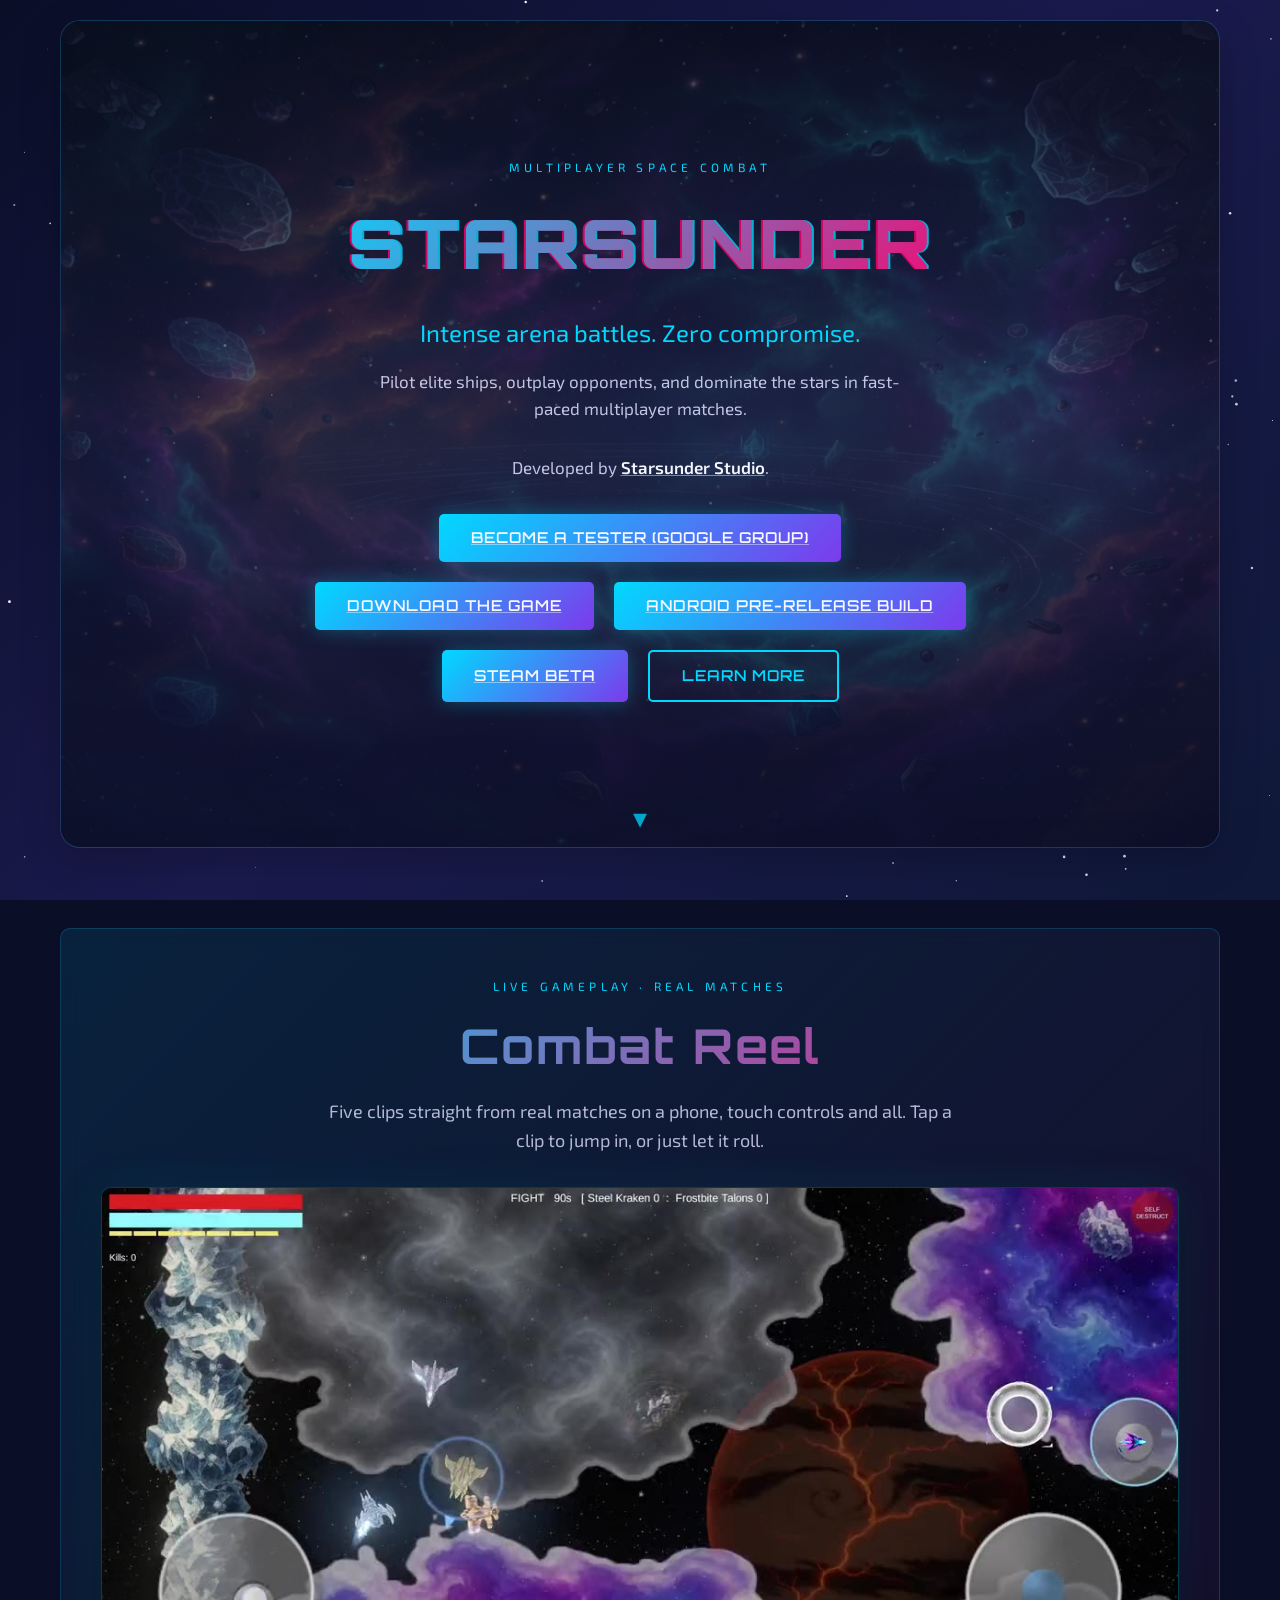
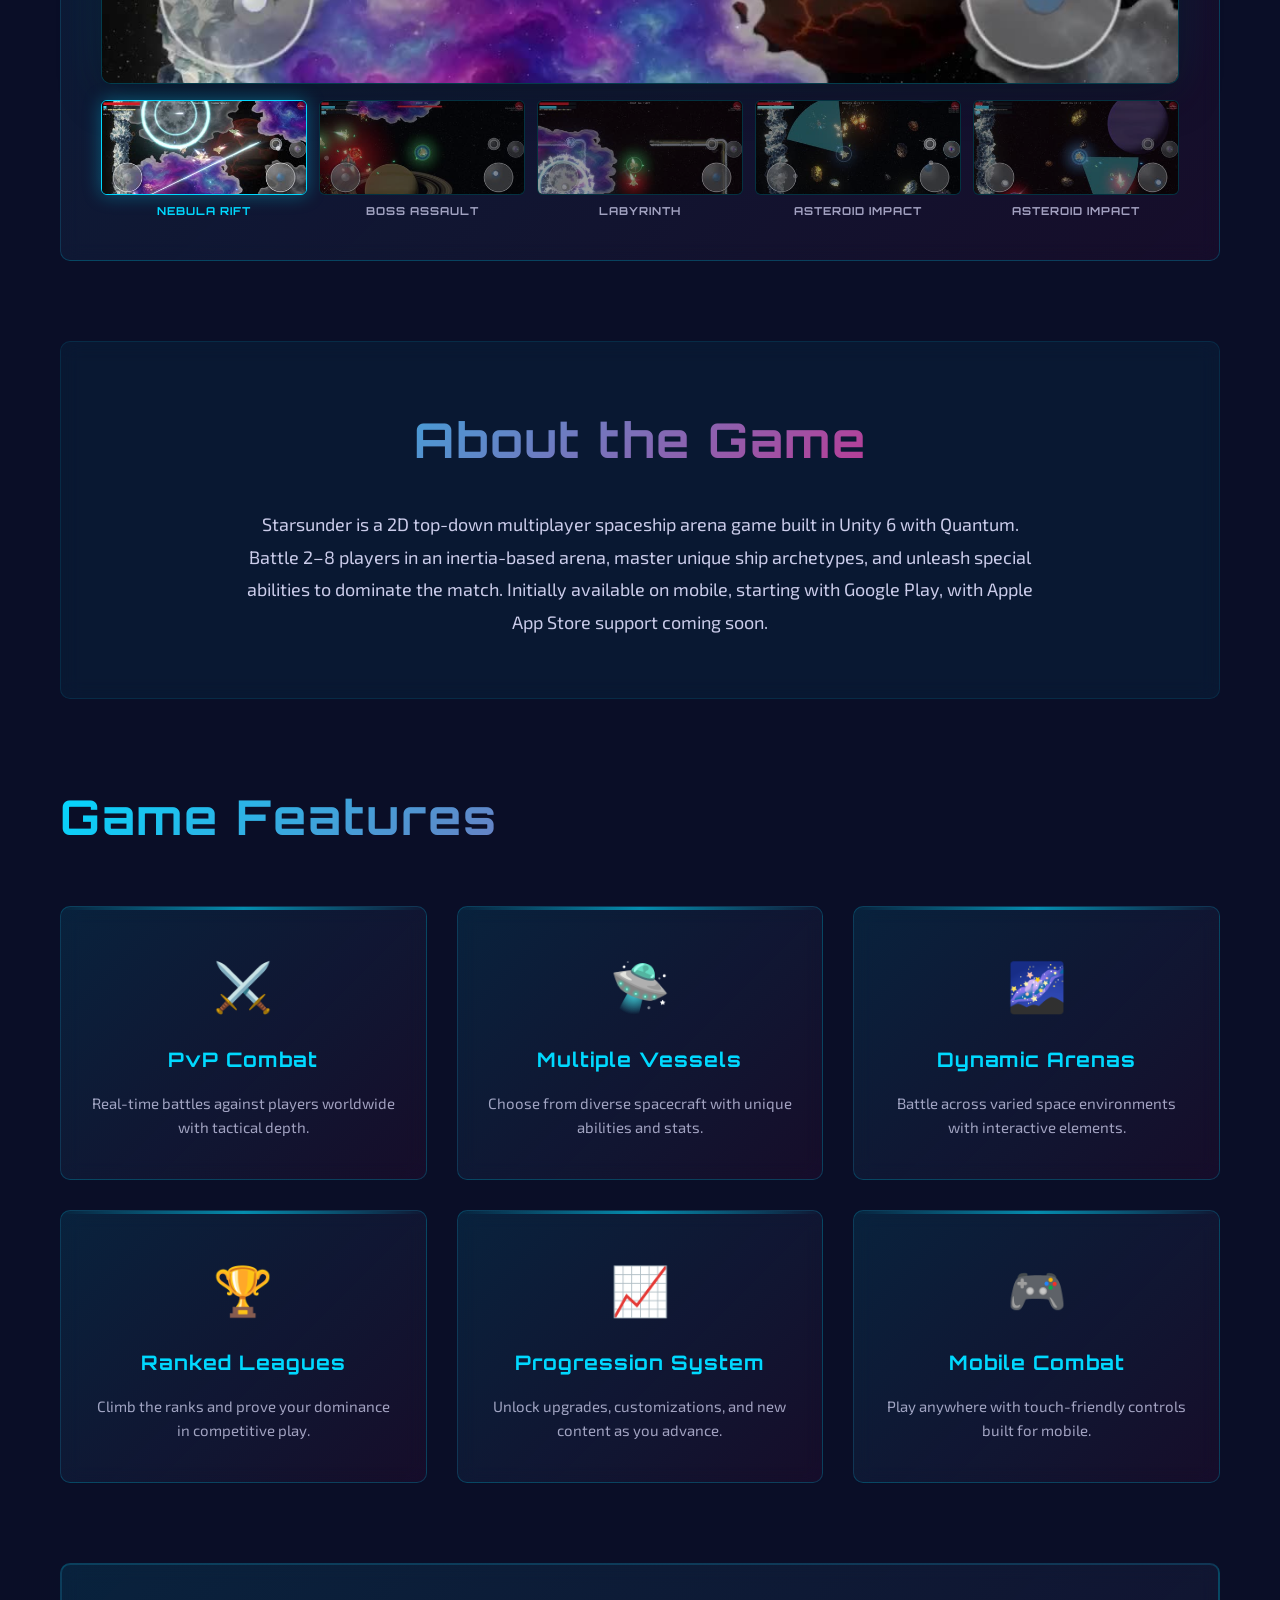
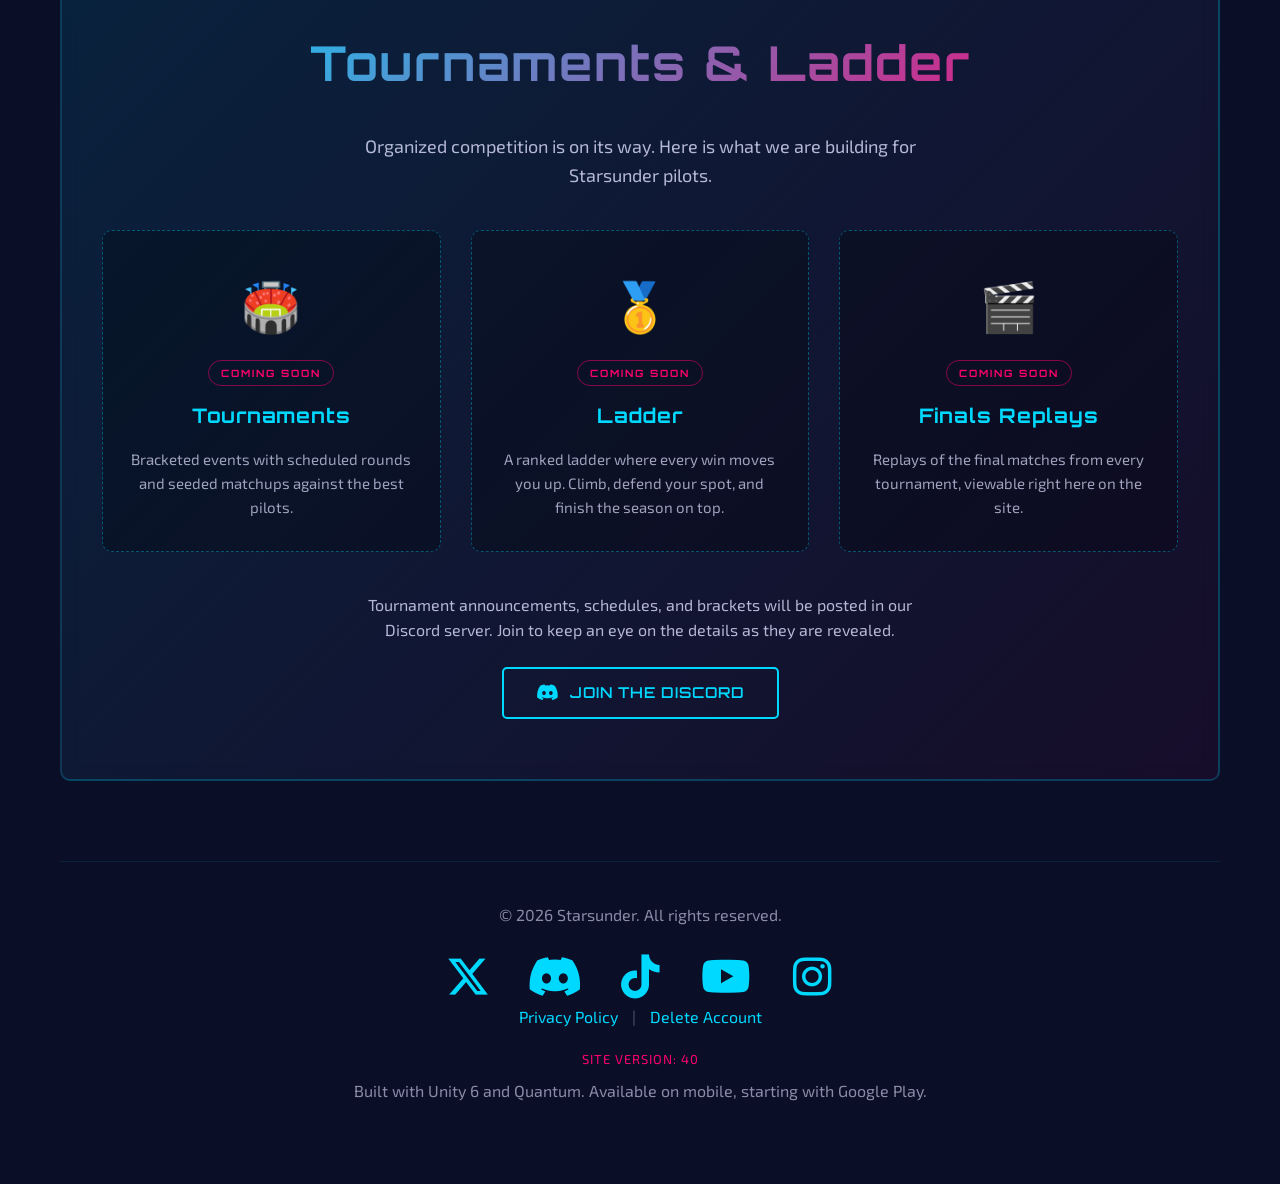
<file: index.html>
<!DOCTYPE html>
<html lang="en">
<head>
    <meta charset="UTF-8">
    <meta name="viewport" content="width=device-width, initial-scale=1.0">
    <meta name="theme-color" content="#0a0e27">
    <meta name="description" content="Starsunder is an intense multiplayer spaceship arena game.">
    <link rel="stylesheet" href="https://cdnjs.cloudflare.com/ajax/libs/font-awesome/6.6.0/css/all.min.css">
    <link rel="preconnect" href="https://fonts.googleapis.com">
    <link rel="preconnect" href="https://fonts.gstatic.com" crossorigin>
    <link rel="stylesheet" href="https://fonts.googleapis.com/css2?family=Orbitron:wght@700;900&family=Exo+2:wght@400;500;600&display=swap">
    <link rel="icon" type="image/png" href="starsunder-logo-500.png">
    <link rel="apple-touch-icon" href="starsunder-logo-500.png">
    <title>Starsunder - Spaceship Arena Game</title>
    <link rel="stylesheet" href="style.css?v=40">
</head>
<body>
    <canvas id="stars-canvas"></canvas>
    
    <div class="container">
        <section class="hero">
            <video class="hero-video" muted loop playsinline preload="none" aria-hidden="true" tabindex="-1" disablepictureinpicture data-src="hero-gameplay.mp4" data-src-narrow="hero-gameplay-mobile.mp4"></video>
            <div class="hero-stills" aria-hidden="true">
                <img class="hero-still" alt="" data-src="hero-still-nova.jpg">
                <img class="hero-still" alt="" data-src="hero-still-cone.jpg">
                <img class="hero-still" alt="" data-src="hero-still-lock.jpg">
            </div>
            <div class="hero-content">
                <p class="eyebrow">Multiplayer space combat</p>
                <h1 class="glitch" data-text="STARSUNDER">STARSUNDER</h1>
                <p class="tagline">Intense arena battles. Zero compromise.</p>
                <p class="description">Pilot elite ships, outplay opponents, and dominate the stars in fast-paced multiplayer matches.</p>
                <p class="description">Developed by <a href="https://starsunderstudio.com/" target="_blank" rel="noopener noreferrer">Starsunder Studio</a>.</p>
                <div class="cta-buttons">
                    <a class="btn btn-primary" href="https://groups.google.com/g/starsunder-beta-pilots" target="_blank" rel="noopener noreferrer">Become a Tester (Google Group)</a>
                    <a class="btn btn-primary" href="https://play.google.com/apps/testing/com.starsunderstudio.starsunder" target="_blank" rel="noopener noreferrer">Download the Game</a>
                    <a class="btn btn-primary" href="https://drive.google.com/file/d/129R_GZ-BtbEEM9Xbn3rD3-jcOwAPbcdf/view?usp=drive_link" target="_blank" rel="noopener noreferrer">Android Pre-Release Build</a>
                    <a class="btn btn-primary" href="https://store.steampowered.com/app/5506880/Starsunder/" target="_blank" rel="noopener noreferrer">Steam Beta</a>
                    <button class="btn btn-secondary" onclick="scrollToSection('#about')">Learn More</button>
                </div>
            </div>
            <a class="scroll-cue" href="#gameplay" aria-label="Scroll to gameplay videos">
                <span class="scroll-cue-chevron">&#9662;</span>
            </a>
        </section>

        <section id="gameplay" class="reel" aria-labelledby="reel-title">
            <p class="eyebrow">Live gameplay &middot; real matches</p>
            <h2 id="reel-title">Combat Reel</h2>
            <p class="reel-intro">Five clips straight from real matches on a phone, touch controls and all. Tap a clip to jump in, or just let it roll.</p>

            <div class="reel-stage" role="tabpanel" id="reel-panel" aria-labelledby="reel-tab-1">
                <div class="reel-frame">
                    <img class="reel-poster" alt="" width="1170" height="540" decoding="async" draggable="false">
                    <video class="reel-video is-front" muted playsinline preload="none" disablepictureinpicture disableremoteplayback aria-hidden="true" tabindex="-1"></video>
                    <video class="reel-video" muted playsinline preload="none" disablepictureinpicture disableremoteplayback aria-hidden="true" tabindex="-1"></video>
                </div>
                <span class="reel-loading" aria-hidden="true"></span>
                <button class="reel-toggle" type="button" aria-label="Play clip: Nebula Rift">
                    <span class="reel-toggle-glyph" aria-hidden="true">
                        <svg viewBox="0 0 24 24" width="28" height="28" focusable="false"><path d="M7 4.5v15l13-7.5z" fill="currentColor"/></svg>
                    </span>
                    <span class="reel-toggle-size" aria-hidden="true"></span>
                    <span class="reel-toggle-chip" aria-hidden="true">
                        <svg viewBox="0 0 24 24" width="16" height="16" focusable="false"><path d="M6 5h4v14H6zM14 5h4v14h-4z" fill="currentColor"/></svg>
                    </span>
                </button>
                <button class="reel-expand" type="button" aria-label="View fullscreen">
                    <svg class="icon-expand" viewBox="0 0 24 24" width="18" height="18" aria-hidden="true" focusable="false"><path d="M4 9V4h5M15 4h5v5M20 15v5h-5M9 20H4v-5" fill="none" stroke="currentColor" stroke-width="2" stroke-linecap="round"/></svg>
                    <svg class="icon-compress" viewBox="0 0 24 24" width="18" height="18" aria-hidden="true" focusable="false"><path d="M9 4v5H4M15 9V4h5M20 15h-5v5M4 15h5v5" fill="none" stroke="currentColor" stroke-width="2" stroke-linecap="round"/></svg>
                </button>
            </div>

            <p class="reel-status" aria-live="polite"></p>

            <div class="reel-rail" role="tablist" aria-label="Gameplay clips">
                <button class="reel-tab" type="button" role="tab" id="reel-tab-1" aria-selected="true" aria-controls="reel-panel" tabindex="0"
                        aria-label="Clip 1 of 5: Nebula Rift" data-title="Nebula Rift"
                        data-src="gameplay-1-v1.mp4" data-src-mobile="gameplay-1-mobile-v1.mp4" data-poster="gameplay-1-poster-v1.jpg"
                        data-mb="2.4" data-mb-mobile="0.9">
                    <span class="reel-tab-frame">
                        <img src="gameplay-1-thumb-v1.jpg" alt="" width="390" height="180" loading="lazy" decoding="async">
                        <span class="reel-tab-progress" aria-hidden="true"></span>
                    </span>
                    <span class="reel-tab-title">Nebula Rift</span>
                </button>
                <button class="reel-tab" type="button" role="tab" id="reel-tab-2" aria-selected="false" aria-controls="reel-panel" tabindex="-1"
                        aria-label="Clip 2 of 5: Boss Assault" data-title="Boss Assault"
                        data-src="gameplay-2-v1.mp4" data-src-mobile="gameplay-2-mobile-v1.mp4" data-poster="gameplay-2-poster-v1.jpg"
                        data-mb="3.0" data-mb-mobile="1.2">
                    <span class="reel-tab-frame">
                        <img src="gameplay-2-thumb-v1.jpg" alt="" width="390" height="180" loading="lazy" decoding="async">
                        <span class="reel-tab-progress" aria-hidden="true"></span>
                    </span>
                    <span class="reel-tab-title">Boss Assault</span>
                </button>
                <button class="reel-tab" type="button" role="tab" id="reel-tab-3" aria-selected="false" aria-controls="reel-panel" tabindex="-1"
                        aria-label="Clip 3 of 5: Labyrinth" data-title="Labyrinth"
                        data-src="gameplay-3-v1.mp4" data-src-mobile="gameplay-3-mobile-v1.mp4" data-poster="gameplay-3-poster-v1.jpg"
                        data-mb="2.6" data-mb-mobile="1.0">
                    <span class="reel-tab-frame">
                        <img src="gameplay-3-thumb-v1.jpg" alt="" width="390" height="180" loading="lazy" decoding="async">
                        <span class="reel-tab-progress" aria-hidden="true"></span>
                    </span>
                    <span class="reel-tab-title">Labyrinth</span>
                </button>
                <button class="reel-tab" type="button" role="tab" id="reel-tab-4" aria-selected="false" aria-controls="reel-panel" tabindex="-1"
                        aria-label="Clip 4 of 5: Asteroid Impact" data-title="Asteroid Impact"
                        data-src="gameplay-4-v1.mp4" data-src-mobile="gameplay-4-mobile-v1.mp4" data-poster="gameplay-4-poster-v1.jpg"
                        data-mb="2.4" data-mb-mobile="0.9">
                    <span class="reel-tab-frame">
                        <img src="gameplay-4-thumb-v1.jpg" alt="" width="390" height="180" loading="lazy" decoding="async">
                        <span class="reel-tab-progress" aria-hidden="true"></span>
                    </span>
                    <span class="reel-tab-title">Asteroid Impact</span>
                </button>
                <button class="reel-tab" type="button" role="tab" id="reel-tab-5" aria-selected="false" aria-controls="reel-panel" tabindex="-1"
                        aria-label="Clip 5 of 5: Asteroid Impact" data-title="Asteroid Impact"
                        data-src="gameplay-5-v1.mp4" data-src-mobile="gameplay-5-mobile-v1.mp4" data-poster="gameplay-5-poster-v1.jpg"
                        data-mb="1.1" data-mb-mobile="0.4">
                    <span class="reel-tab-frame">
                        <img src="gameplay-5-thumb-v1.jpg" alt="" width="390" height="180" loading="lazy" decoding="async">
                        <span class="reel-tab-progress" aria-hidden="true"></span>
                    </span>
                    <span class="reel-tab-title">Asteroid Impact</span>
                </button>
            </div>
        </section>

        <section id="about" class="about">
            <h2>About the Game</h2>
            <p>Starsunder is a 2D top-down multiplayer spaceship arena game built in Unity 6 with Quantum. Battle 2–8 players in an inertia-based arena, master unique ship archetypes, and unleash special abilities to dominate the match. Initially available on mobile, starting with Google Play, with Apple App Store support coming soon.</p>
        </section>

        <section id="features" class="features">
            <h2>Game Features</h2>
            <div class="features-grid">
                <div class="feature-card">
                    <div class="feature-icon">⚔️</div>
                    <h3>PvP Combat</h3>
                    <p>Real-time battles against players worldwide with tactical depth.</p>
                </div>
                <div class="feature-card">
                    <div class="feature-icon">🛸</div>
                    <h3>Multiple Vessels</h3>
                    <p>Choose from diverse spacecraft with unique abilities and stats.</p>
                </div>
                <div class="feature-card">
                    <div class="feature-icon">🌌</div>
                    <h3>Dynamic Arenas</h3>
                    <p>Battle across varied space environments with interactive elements.</p>
                </div>
                <div class="feature-card">
                    <div class="feature-icon">🏆</div>
                    <h3>Ranked Leagues</h3>
                    <p>Climb the ranks and prove your dominance in competitive play.</p>
                </div>
                <div class="feature-card">
                    <div class="feature-icon">📈</div>
                    <h3>Progression System</h3>
                    <p>Unlock upgrades, customizations, and new content as you advance.</p>
                </div>
                <div class="feature-card">
                    <div class="feature-icon">🎮</div>
                    <h3>Mobile Combat</h3>
                    <p>Play anywhere with touch-friendly controls built for mobile.</p>
                </div>
            </div>
        </section>

        <section id="competitive" class="competitive">
            <h2>Tournaments &amp; Ladder</h2>
            <p class="competitive-intro">Organized competition is on its way. Here is what we are building for Starsunder pilots.</p>
            <div class="competitive-grid">
                <div class="competitive-card">
                    <div class="feature-icon">🏟️</div>
                    <span class="coming-soon">Coming soon</span>
                    <h3>Tournaments</h3>
                    <p>Bracketed events with scheduled rounds and seeded matchups against the best pilots.</p>
                </div>
                <div class="competitive-card">
                    <div class="feature-icon">🥇</div>
                    <span class="coming-soon">Coming soon</span>
                    <h3>Ladder</h3>
                    <p>A ranked ladder where every win moves you up. Climb, defend your spot, and finish the season on top.</p>
                </div>
                <div class="competitive-card">
                    <div class="feature-icon">🎬</div>
                    <span class="coming-soon">Coming soon</span>
                    <h3>Finals Replays</h3>
                    <p>Replays of the final matches from every tournament, viewable right here on the site.</p>
                </div>
            </div>
            <p class="competitive-note">Tournament announcements, schedules, and brackets will be posted in our Discord server. Join to keep an eye on the details as they are revealed.</p>
            <a class="btn btn-secondary btn-discord" href="https://discord.gg/XwTTWFSf8B" target="_blank" rel="noopener noreferrer">
                <i class="fa-brands fa-discord" aria-hidden="true"></i>
                Join the Discord
            </a>
        </section>

        <footer>
            <p>&copy; 2026 Starsunder. All rights reserved.</p>
            <div class="social-links">
                <a href="https://x.com/starsunder_game" target="_blank" rel="noopener noreferrer" class="social-icon" aria-label="Visit Starsunder on X">
                    <i class="fa-brands fa-x-twitter"></i>
                </a>
                <a href="https://discord.gg/XwTTWFSf8B" target="_blank" rel="noopener noreferrer" class="social-icon" aria-label="Join the Starsunder Discord server">
                    <i class="fa-brands fa-discord"></i>
                </a>
                <a href="https://www.tiktok.com/@starsunder_game" target="_blank" rel="noopener noreferrer" class="social-icon" aria-label="Visit Starsunder on TikTok">
                    <i class="fa-brands fa-tiktok"></i>
                </a>
                <a href="https://www.youtube.com/@Starsunder_Game" target="_blank" rel="noopener noreferrer" class="social-icon" aria-label="Visit Starsunder on YouTube">
                    <i class="fa-brands fa-youtube"></i>
                </a>
                <a href="https://www.instagram.com/starsunder_game" target="_blank" rel="noopener noreferrer" class="social-icon" aria-label="Visit Starsunder on Instagram">
                    <i class="fa-brands fa-instagram"></i>
                </a>
            </div>
            <p>
                <a href="privacy.html">Privacy Policy</a>
                <span class="footer-sep">|</span>
                <a href="delete-account.html">Delete Account</a>
            </p>
            <p class="site-version">Site version: 40</p>
            <p>Built with Unity 6 and Quantum. Available on mobile, starting with Google Play.</p>
        </footer>
    </div>

    <script src="script.js?v=40"></script>
</body>
</html>
</file>
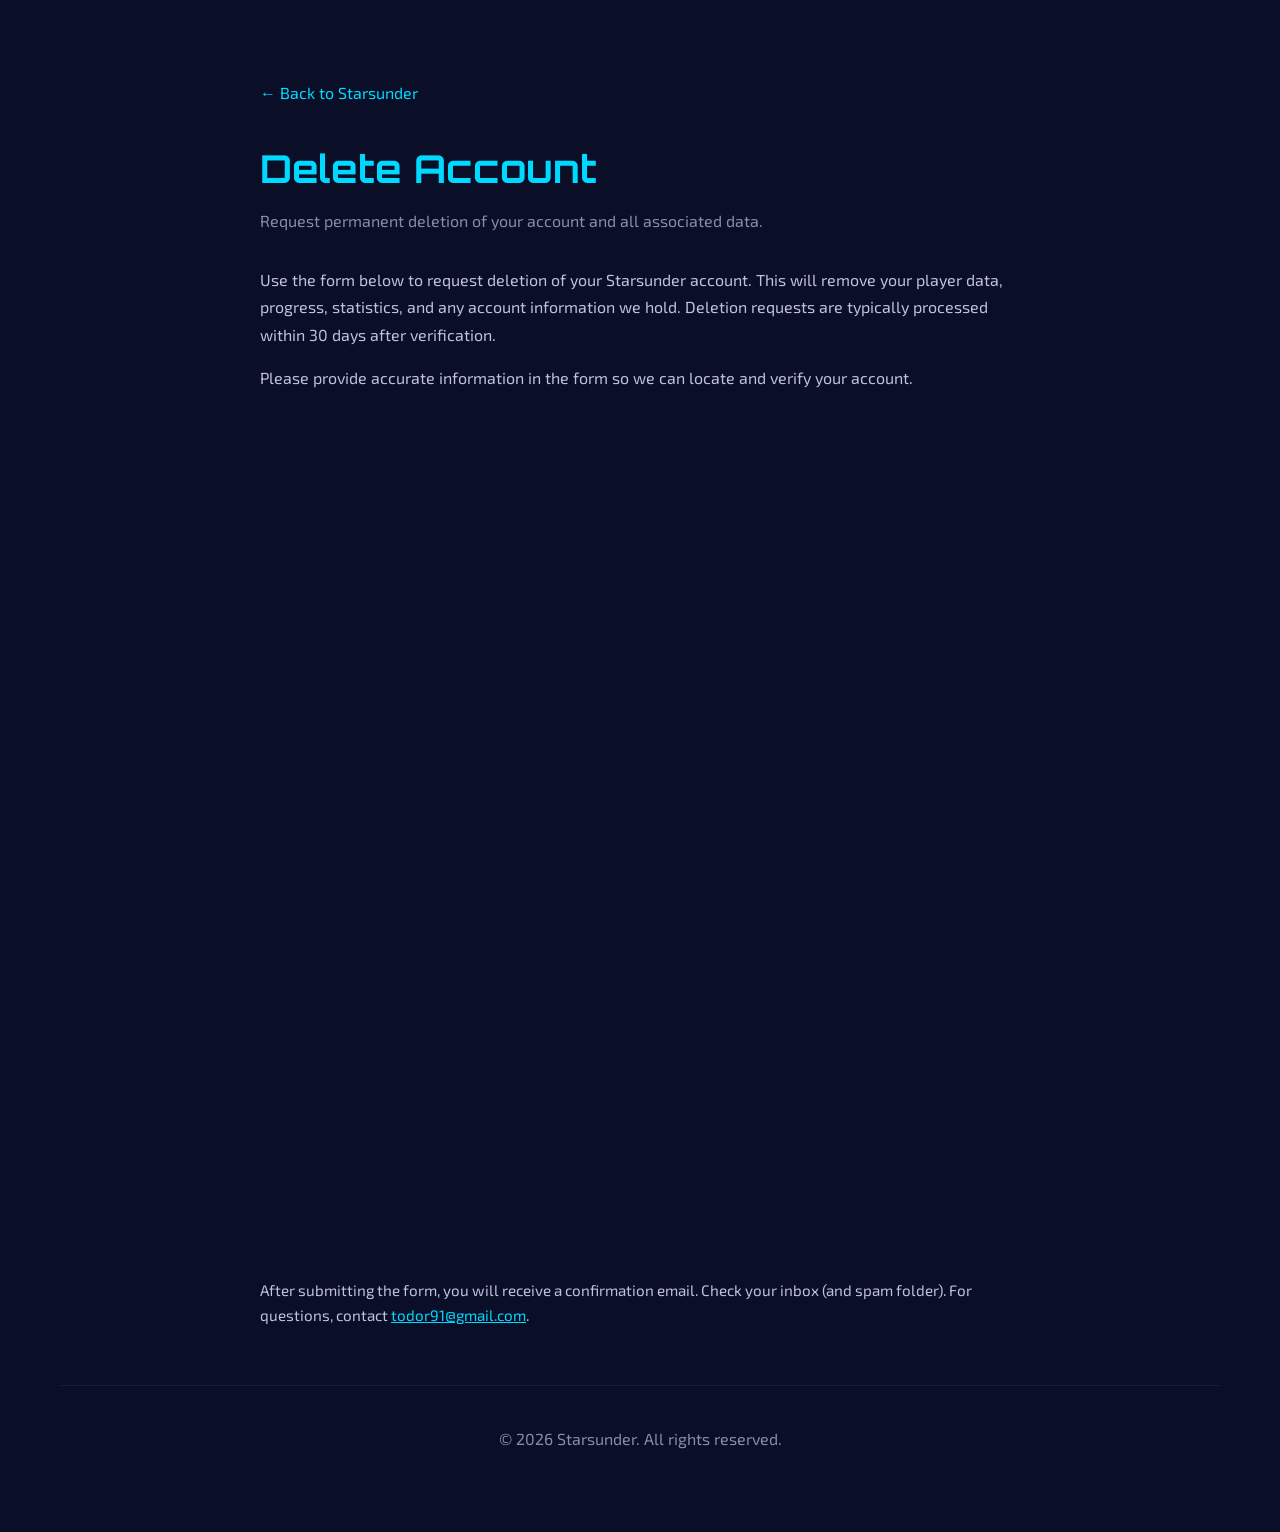
<file: delete-account.html>
<!DOCTYPE html>
<html lang="en">
<head>
    <meta charset="UTF-8">
    <meta name="viewport" content="width=device-width, initial-scale=1.0">
    <meta name="theme-color" content="#0a0e27">
    <meta name="description" content="Request deletion of your Starsunder account and data.">
    <link rel="preconnect" href="https://fonts.googleapis.com">
    <link rel="preconnect" href="https://fonts.gstatic.com" crossorigin>
    <link rel="stylesheet" href="https://fonts.googleapis.com/css2?family=Orbitron:wght@700;900&family=Exo+2:wght@400;500;600&display=swap">
    <link rel="icon" type="image/png" href="starsunder-logo-500.png">
    <link rel="apple-touch-icon" href="starsunder-logo-500.png">
    <title>Delete Account - Starsunder</title>
    <link rel="stylesheet" href="style.css?v=28">
    <style>
        .legal {
            max-width: 800px;
            margin: 0 auto;
            padding: 60px 20px 40px;
        }
        .legal h1 {
            font-family: 'Orbitron', sans-serif;
            color: var(--primary-color);
            font-size: clamp(1.6rem, 4vw, 2.4rem);
            margin-bottom: 8px;
        }
        .legal .effective {
            color: rgba(224, 224, 255, 0.6);
            margin-bottom: 32px;
        }
        .legal p, .legal li {
            color: rgba(224, 224, 255, 0.85);
            margin-bottom: 16px;
            line-height: 1.7;
        }
        .legal a {
            color: var(--primary-color);
        }
        .legal .back-link {
            display: inline-block;
            margin-bottom: 32px;
            text-decoration: none;
        }
        .form-container {
            max-width: 800px;
            margin: 0 auto;
            padding: 20px;
        }
        .form-note {
            font-size: 0.95rem;
            color: rgba(224, 224, 255, 0.65);
            margin-top: 24px;
        }
    </style>
</head>
<body>
    <div class="container">
        <main class="legal">
            <a class="back-link" href="index.html">&larr; Back to Starsunder</a>
            <h1>Delete Account</h1>
            <p class="effective">Request permanent deletion of your account and all associated data.</p>

            <p>Use the form below to request deletion of your Starsunder account. This will remove your player data, progress, statistics, and any account information we hold. Deletion requests are typically processed within 30 days after verification.</p>

            <p>Please provide accurate information in the form so we can locate and verify your account.</p>

            <!-- Container to constrain layout max-width on desktop -->
            <div class="form-container">
                <!-- Paste your Google Forms iframe below, modifying width to 100% -->
                <iframe
                    src="https://docs.google.com/forms/d/e/1FAIpQLSe7QydHCcMdUrLugLwXrhDyV2eZHMRdpFAXNgxQ5jxfyV71TQ/viewform?usp=publish-editor&embedded=true"
                    width="100%"
                    height="800"
                    frameborder="0"
                    marginheight="0"
                    marginwidth="0">
                    Loading…
                </iframe>
            </div>

            <p class="form-note">
                After submitting the form, you will receive a confirmation email. Check your inbox (and spam folder). For questions, contact <a href="mailto:todor91@gmail.com">todor91@gmail.com</a>.
            </p>
        </main>

        <footer>
            <p>&copy; 2026 Starsunder. All rights reserved.</p>
        </footer>
    </div>
</body>
</html>
</file>
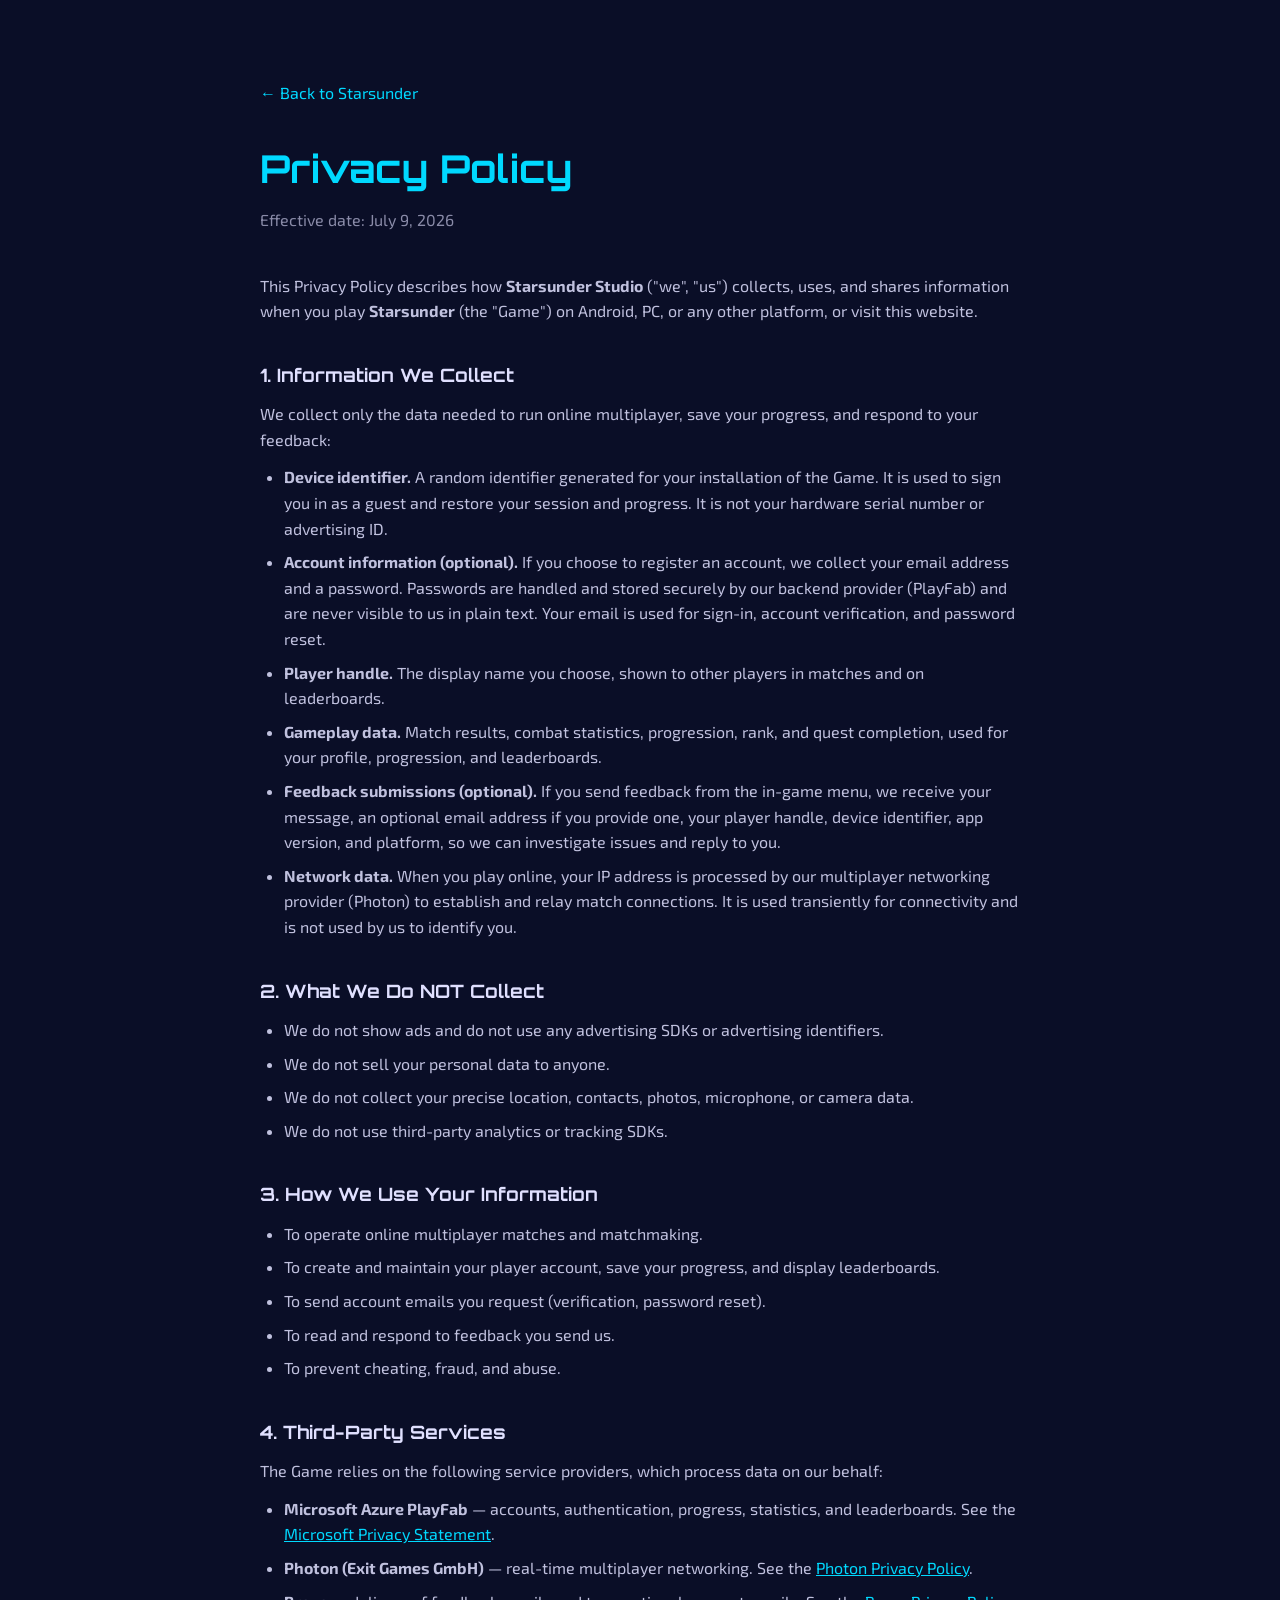
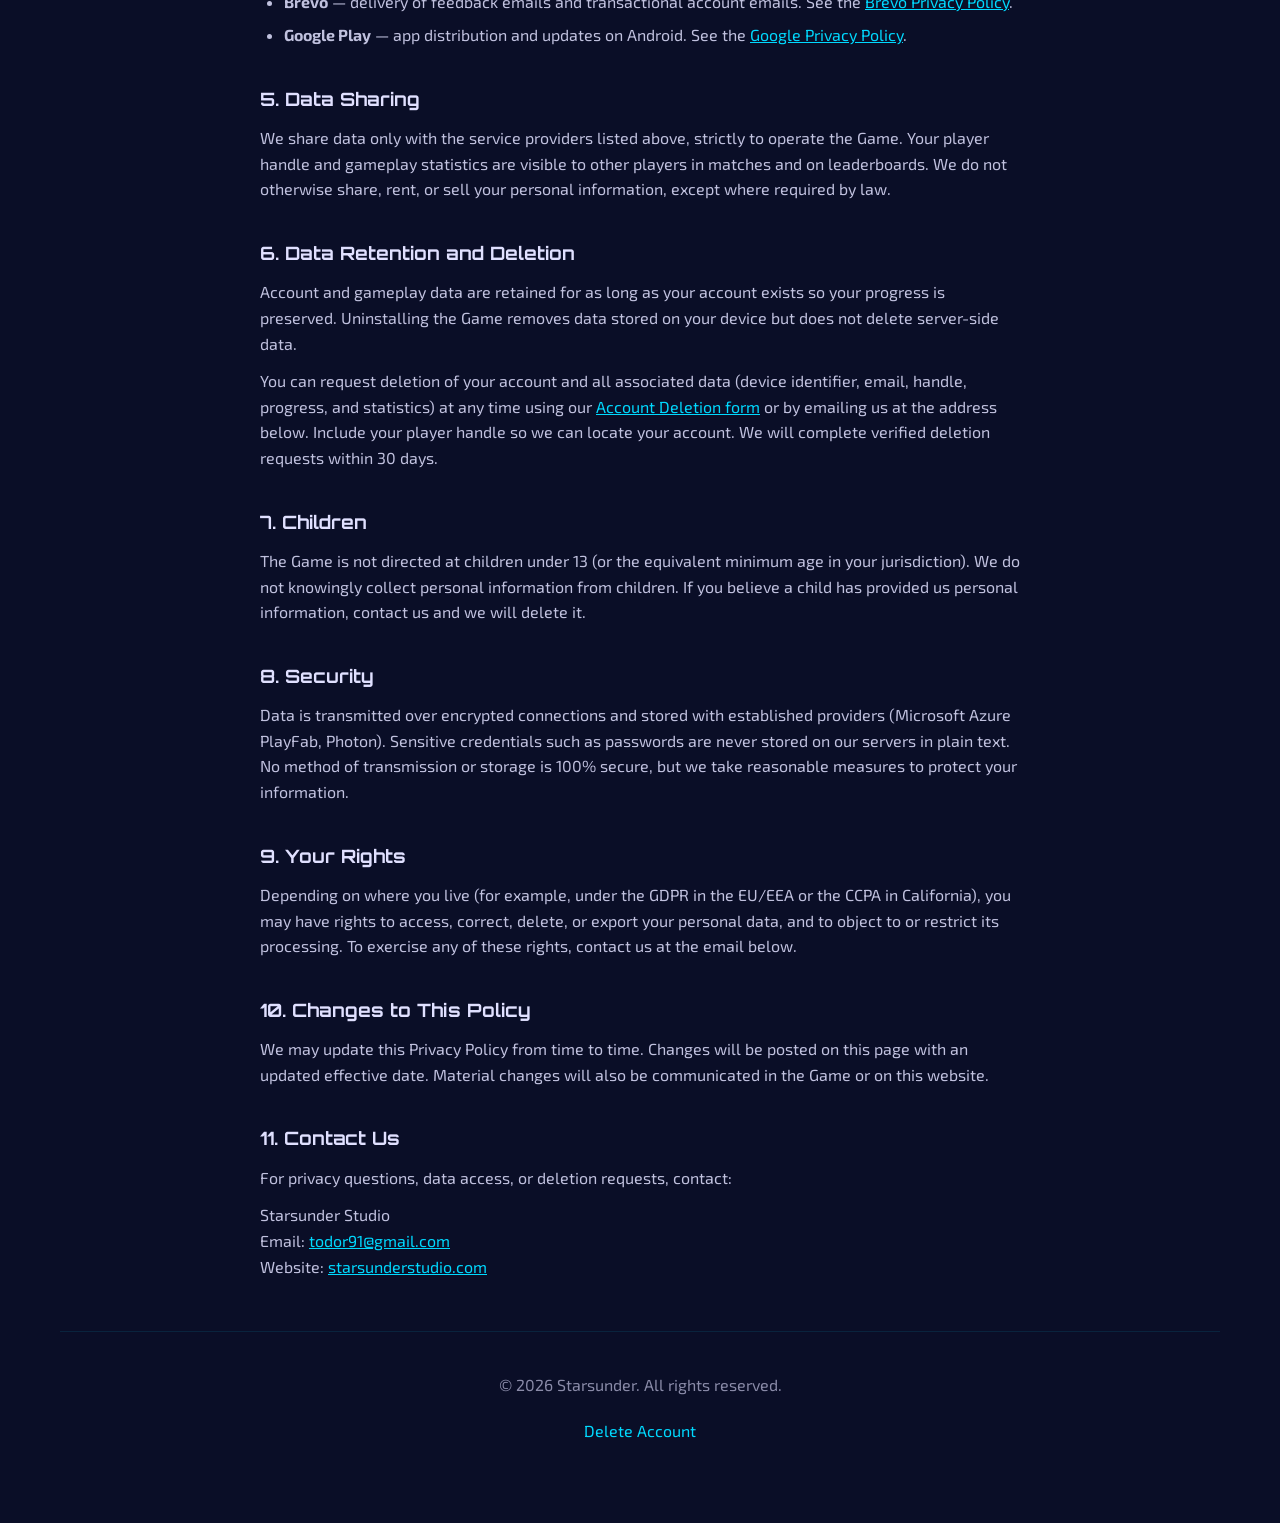
<file: privacy.html>
<!DOCTYPE html>
<html lang="en">
<head>
    <meta charset="UTF-8">
    <meta name="viewport" content="width=device-width, initial-scale=1.0">
    <meta name="theme-color" content="#0a0e27">
    <meta name="description" content="Privacy Policy for Starsunder, the multiplayer spaceship arena game.">
    <link rel="preconnect" href="https://fonts.googleapis.com">
    <link rel="preconnect" href="https://fonts.gstatic.com" crossorigin>
    <link rel="stylesheet" href="https://fonts.googleapis.com/css2?family=Orbitron:wght@700;900&family=Exo+2:wght@400;500;600&display=swap">
    <link rel="icon" type="image/png" href="starsunder-logo-500.png">
    <link rel="apple-touch-icon" href="starsunder-logo-500.png">
    <title>Privacy Policy - Starsunder</title>
    <link rel="stylesheet" href="style.css?v=28">
    <style>
        .legal {
            max-width: 800px;
            margin: 0 auto;
            padding: 60px 20px 40px;
        }
        .legal h1 {
            font-family: 'Orbitron', sans-serif;
            color: var(--primary-color);
            font-size: clamp(1.6rem, 4vw, 2.4rem);
            margin-bottom: 8px;
        }
        .legal .effective {
            color: rgba(224, 224, 255, 0.6);
            margin-bottom: 40px;
        }
        .legal h2 {
            font-family: 'Orbitron', sans-serif;
            color: var(--text-color);
            font-size: 1.15rem;
            margin: 36px 0 12px;
        }
        .legal p, .legal li {
            color: rgba(224, 224, 255, 0.85);
            margin-bottom: 12px;
        }
        .legal ul {
            padding-left: 24px;
            margin-bottom: 16px;
        }
        .legal li {
            margin-bottom: 8px;
        }
        .legal a {
            color: var(--primary-color);
        }
        .legal .back-link {
            display: inline-block;
            margin-bottom: 32px;
            text-decoration: none;
        }
    </style>
</head>
<body>
    <div class="container">
        <main class="legal">
            <a class="back-link" href="index.html">&larr; Back to Starsunder</a>
            <h1>Privacy Policy</h1>
            <p class="effective">Effective date: July 9, 2026</p>

            <p>This Privacy Policy describes how <strong>Starsunder Studio</strong> ("we", "us") collects, uses, and shares information when you play <strong>Starsunder</strong> (the "Game") on Android, PC, or any other platform, or visit this website.</p>

            <h2>1. Information We Collect</h2>
            <p>We collect only the data needed to run online multiplayer, save your progress, and respond to your feedback:</p>
            <ul>
                <li><strong>Device identifier.</strong> A random identifier generated for your installation of the Game. It is used to sign you in as a guest and restore your session and progress. It is not your hardware serial number or advertising ID.</li>
                <li><strong>Account information (optional).</strong> If you choose to register an account, we collect your email address and a password. Passwords are handled and stored securely by our backend provider (PlayFab) and are never visible to us in plain text. Your email is used for sign-in, account verification, and password reset.</li>
                <li><strong>Player handle.</strong> The display name you choose, shown to other players in matches and on leaderboards.</li>
                <li><strong>Gameplay data.</strong> Match results, combat statistics, progression, rank, and quest completion, used for your profile, progression, and leaderboards.</li>
                <li><strong>Feedback submissions (optional).</strong> If you send feedback from the in-game menu, we receive your message, an optional email address if you provide one, your player handle, device identifier, app version, and platform, so we can investigate issues and reply to you.</li>
                <li><strong>Network data.</strong> When you play online, your IP address is processed by our multiplayer networking provider (Photon) to establish and relay match connections. It is used transiently for connectivity and is not used by us to identify you.</li>
            </ul>

            <h2>2. What We Do NOT Collect</h2>
            <ul>
                <li>We do not show ads and do not use any advertising SDKs or advertising identifiers.</li>
                <li>We do not sell your personal data to anyone.</li>
                <li>We do not collect your precise location, contacts, photos, microphone, or camera data.</li>
                <li>We do not use third-party analytics or tracking SDKs.</li>
            </ul>

            <h2>3. How We Use Your Information</h2>
            <ul>
                <li>To operate online multiplayer matches and matchmaking.</li>
                <li>To create and maintain your player account, save your progress, and display leaderboards.</li>
                <li>To send account emails you request (verification, password reset).</li>
                <li>To read and respond to feedback you send us.</li>
                <li>To prevent cheating, fraud, and abuse.</li>
            </ul>

            <h2>4. Third-Party Services</h2>
            <p>The Game relies on the following service providers, which process data on our behalf:</p>
            <ul>
                <li><strong>Microsoft Azure PlayFab</strong> — accounts, authentication, progress, statistics, and leaderboards. See the <a href="https://privacy.microsoft.com/en-us/privacystatement" target="_blank" rel="noopener noreferrer">Microsoft Privacy Statement</a>.</li>
                <li><strong>Photon (Exit Games GmbH)</strong> — real-time multiplayer networking. See the <a href="https://www.photonengine.com/privacy" target="_blank" rel="noopener noreferrer">Photon Privacy Policy</a>.</li>
                <li><strong>Brevo</strong> — delivery of feedback emails and transactional account emails. See the <a href="https://www.brevo.com/legal/privacypolicy/" target="_blank" rel="noopener noreferrer">Brevo Privacy Policy</a>.</li>
                <li><strong>Google Play</strong> — app distribution and updates on Android. See the <a href="https://policies.google.com/privacy" target="_blank" rel="noopener noreferrer">Google Privacy Policy</a>.</li>
            </ul>

            <h2>5. Data Sharing</h2>
            <p>We share data only with the service providers listed above, strictly to operate the Game. Your player handle and gameplay statistics are visible to other players in matches and on leaderboards. We do not otherwise share, rent, or sell your personal information, except where required by law.</p>

            <h2>6. Data Retention and Deletion</h2>
            <p>Account and gameplay data are retained for as long as your account exists so your progress is preserved. Uninstalling the Game removes data stored on your device but does not delete server-side data.</p>
            <p>You can request deletion of your account and all associated data (device identifier, email, handle, progress, and statistics) at any time using our <a href="delete-account.html">Account Deletion form</a> or by emailing us at the address below. Include your player handle so we can locate your account. We will complete verified deletion requests within 30 days.</p>

            <h2>7. Children</h2>
            <p>The Game is not directed at children under 13 (or the equivalent minimum age in your jurisdiction). We do not knowingly collect personal information from children. If you believe a child has provided us personal information, contact us and we will delete it.</p>

            <h2>8. Security</h2>
            <p>Data is transmitted over encrypted connections and stored with established providers (Microsoft Azure PlayFab, Photon). Sensitive credentials such as passwords are never stored on our servers in plain text. No method of transmission or storage is 100% secure, but we take reasonable measures to protect your information.</p>

            <h2>9. Your Rights</h2>
            <p>Depending on where you live (for example, under the GDPR in the EU/EEA or the CCPA in California), you may have rights to access, correct, delete, or export your personal data, and to object to or restrict its processing. To exercise any of these rights, contact us at the email below.</p>

            <h2>10. Changes to This Policy</h2>
            <p>We may update this Privacy Policy from time to time. Changes will be posted on this page with an updated effective date. Material changes will also be communicated in the Game or on this website.</p>

            <h2>11. Contact Us</h2>
            <p>For privacy questions, data access, or deletion requests, contact:</p>
            <p>
                Starsunder Studio<br>
                Email: <a href="mailto:todor91@gmail.com">todor91@gmail.com</a><br>
                Website: <a href="https://starsunderstudio.com/" target="_blank" rel="noopener noreferrer">starsunderstudio.com</a>
            </p>
        </main>

        <footer>
            <p>&copy; 2026 Starsunder. All rights reserved.</p>
            <p><a href="delete-account.html">Delete Account</a></p>
        </footer>
    </div>
</body>
</html>
</file>
<file: style.css>
* {
    margin: 0;
    padding: 0;
    box-sizing: border-box;
}

html {
    scroll-behavior: smooth;
}

:root {
    --primary-color: #00d9ff;
    --secondary-color: #ff006e;
    --dark-bg: #0a0e27;
    --darker-bg: #050810;
    --text-color: #e0e0ff;
    --accent-color: #7c3aed;
}

body {
    font-family: 'Exo 2', 'Segoe UI', Tahoma, Geneva, Verdana, sans-serif;
    background-color: var(--dark-bg);
    color: var(--text-color);
    overflow-x: hidden;
    line-height: 1.6;
    min-height: 100vh;
}

/* Starfield Background */
#stars-canvas {
    position: fixed;
    top: 0;
    left: 0;
    width: 100%;
    height: 100%;
    z-index: 0;
    background: linear-gradient(135deg, #0a0e27 0%, #1a1a4d 50%, #0f1838 100%);
}

.container {
    position: relative;
    z-index: 1;
    max-width: 1200px;
    margin: 0 auto;
    padding: 20px;
}

/* Hero Section */
.hero {
    display: flex;
    align-items: center;
    justify-content: center;
    min-height: min(92svh, 860px);
    margin-bottom: 80px;
    position: relative;
    padding: 64px 40px 72px;
    border-radius: 20px;
    border: 1px solid rgba(0, 217, 255, 0.16);
    background: linear-gradient(135deg, rgba(0, 217, 255, 0.08), rgba(255, 0, 110, 0.06));
    box-shadow: 0 12px 40px rgba(0, 0, 0, 0.2);
    overflow: hidden;
}

.hero::before {
    content: '';
    position: absolute;
    inset: 0;
    background: url('starsunder-cover-3.jpg') center / cover no-repeat;
    opacity: 0.55;
    z-index: 0;
    transition: opacity 1.2s ease;
}

.hero::after {
    content: '';
    position: absolute;
    inset: 0;
    background: linear-gradient(180deg,
        rgba(5, 8, 16, 0.55) 0%,
        rgba(10, 14, 39, 0.35) 45%,
        rgba(10, 14, 39, 0.85) 100%);
    z-index: 1;
}

/* Hero gameplay loop.
   Sits above the cover still (z-index 0) and below the scrim (z-index 1), so the
   existing text stacking is untouched. It fades in only once it is really playing
   and crossfades the still out with it -- so phones, reduced-motion users, slow
   connections and any browser that refuses autoplay keep today's hero exactly. */
.hero-video,
.hero-stills {
    position: absolute;
    inset: 0;
    width: 100%;
    height: 100%;
    z-index: 0;
    opacity: 0;
    transition: opacity 1.2s ease;
    pointer-events: none;
}

.hero-video {
    object-fit: cover;
    object-position: center;
    border: 0;
}

/* Gameplay stills, shown when the clip is deliberately not downloaded -- Data
   Saver, or a metered/2g connection. They occupy exactly the same box as the
   clip, so the hero looks the same on both paths; only the motion differs.
   The files are 1024x414 like the wide clip, so `cover` crops them to the same
   centre region the phone-sized clip is cut to. */
.hero-still {
    position: absolute;
    inset: 0;
    width: 100%;
    height: 100%;
    object-fit: cover;
    object-position: center;
    opacity: 0;
    animation: heroStillCycle 21s linear infinite;
}

.hero-still:nth-child(2) {
    animation-delay: 7s;
}

.hero-still:nth-child(3) {
    animation-delay: 14s;
}

/* Each still holds for ~6s and dissolves over ~0.8s into the next. The windows
   overlap so the pair cross-fades rather than both dipping toward the backdrop
   between them. */
@keyframes heroStillCycle {
    0% { opacity: 0; }
    4% { opacity: 1; }
    33% { opacity: 1; }
    37% { opacity: 0; }
    100% { opacity: 0; }
}

/* Reduced motion gets the stills without the rotation: one frame of real
   gameplay, holding still. A slideshow is still motion, and that setting is a
   request not to have any. */
.hero-stills.is-static .hero-still {
    animation: none;
    opacity: 0;
}

.hero-stills.is-static .hero-still:first-child {
    opacity: 1;
}

.hero.has-video .hero-video,
.hero.has-stills .hero-stills {
    opacity: 0.7;
}

.hero.has-video::before,
.hero.has-stills::before {
    opacity: 0;
}

/* The clip is never fetched under reduced motion (see script.js); this is the
   belt-and-braces half of that. The stills deliberately are NOT hidden here --
   they are what reduced motion falls back to. */
@media (prefers-reduced-motion: reduce) {
    .hero-video {
        display: none;
    }
}

.hero-content {
    position: relative;
    z-index: 2;
    text-align: center;
    max-width: 680px;
    margin: 0 auto;
}

.scroll-cue {
    position: absolute;
    bottom: 16px;
    left: 50%;
    transform: translateX(-50%);
    z-index: 2;
    color: var(--primary-color);
    text-decoration: none;
    font-size: 28px;
    line-height: 1;
    opacity: 0.75;
    transition: opacity 0.3s ease, color 0.3s ease;
}

.scroll-cue:hover {
    opacity: 1;
    color: var(--secondary-color);
}

.scroll-cue-chevron {
    display: inline-block;
    animation: scrollBounce 2s ease-in-out infinite;
}

@keyframes scrollBounce {
    0%, 100% {
        transform: translateY(0);
        opacity: 0.6;
    }
    50% {
        transform: translateY(8px);
        opacity: 1;
    }
}

@media (max-height: 600px) {
    .scroll-cue {
        display: none;
    }
}

.eyebrow {
    font-size: 12px;
    letter-spacing: 0.35em;
    text-transform: uppercase;
    color: var(--primary-color);
    margin-bottom: 12px;
}

.hero-content h1 {
    font-family: 'Orbitron', 'Segoe UI', sans-serif;
    font-size: clamp(36px, 5.5vw, 68px);
    font-weight: 900;
    background: linear-gradient(135deg, var(--primary-color), var(--secondary-color));
    -webkit-background-clip: text;
    -webkit-text-fill-color: transparent;
    background-clip: text;
    margin-bottom: 16px;
    letter-spacing: 3px;
    animation: fadeUp 0.8s ease;
}

@keyframes fadeUp {
    from {
        opacity: 0;
        transform: translateY(24px);
    }
    to {
        opacity: 1;
        transform: translateY(0);
    }
}

.glitch {
    position: relative;
}

.glitch::before,
.glitch::after {
    content: attr(data-text);
    position: absolute;
    top: 0;
    left: 0;
    width: 100%;
    height: 100%;
    opacity: 0.8;
}

.glitch::before {
    animation: glitch 0.3s infinite;
    color: var(--primary-color);
    z-index: -1;
    text-shadow: -2px 0 var(--secondary-color);
}

.glitch::after {
    animation: glitch 0.3s infinite reverse;
    color: var(--secondary-color);
    z-index: -2;
    text-shadow: 2px 0 var(--primary-color);
}

@keyframes glitch {
    0% {
        clip-path: inset(40% 0 61% 0);
        transform: translate(-2px, -2px);
    }
    20% {
        clip-path: inset(92% 0 1% 0);
        transform: translate(2px, 2px);
    }
    40% {
        clip-path: inset(43% 0 1% 0);
        transform: translate(-2px, 2px);
    }
    60% {
        clip-path: inset(25% 0 58% 0);
        transform: translate(2px, -2px);
    }
    80% {
        clip-path: inset(54% 0 7% 0);
        transform: translate(-2px, -2px);
    }
    100% {
        clip-path: inset(58% 0 43% 0);
        transform: translate(2px, 2px);
    }
}

.tagline {
    font-size: 24px;
    color: var(--primary-color);
    margin-bottom: 16px;
    animation: fadeUp 0.8s ease 0.1s both;
}

.description {
    font-size: 17px;
    color: rgba(224, 224, 255, 0.85);
    margin: 0 auto 32px;
    max-width: 520px;
    animation: fadeUp 0.8s ease 0.2s both;
}

.hero-content a {
    color: #f4f7ff;
    font-weight: 600;
    text-decoration: underline;
    text-decoration-color: rgba(244, 247, 255, 0.45);
}

.hero-content a:hover {
    color: #8fe8ff;
}

.cta-buttons {
    display: flex;
    gap: 20px;
    flex-wrap: wrap;
    justify-content: center;
    animation: fadeUp 0.8s ease 0.3s both;
}

.btn {
    font-family: 'Orbitron', 'Segoe UI', sans-serif;
    padding: 14px 32px;
    font-size: 15px;
    font-weight: 600;
    border: none;
    border-radius: 5px;
    cursor: pointer;
    transition: all 0.3s ease;
    letter-spacing: 1px;
    text-transform: uppercase;
    display: inline-flex;
    align-items: center;
    justify-content: center;
    text-decoration: none;
    white-space: normal;
    line-height: 1.35;
    overflow-wrap: anywhere;
}

.btn-primary {
    background: linear-gradient(135deg, var(--primary-color), var(--accent-color));
    color: #000;
    box-shadow: 0 0 20px rgba(0, 217, 255, 0.3);
}

.btn-primary:hover {
    box-shadow: 0 0 40px rgba(0, 217, 255, 0.6);
    transform: translateY(-3px);
}

.btn-secondary {
    background: transparent;
    color: var(--primary-color);
    border: 2px solid var(--primary-color);
}

.btn-secondary:hover {
    background: rgba(0, 217, 255, 0.1);
    box-shadow: 0 0 20px rgba(0, 217, 255, 0.3);
}


/* About Section */
.about {
    background: rgba(0, 217, 255, 0.05);
    border: 1px solid rgba(0, 217, 255, 0.1);
    padding: 60px 40px;
    border-radius: 10px;
    margin-bottom: 80px;
    text-align: center;
    backdrop-filter: blur(10px);
}

.about h2,
.features h2,
.competitive h2,
.reel h2,
.notify h2 {
    font-family: 'Orbitron', 'Segoe UI', sans-serif;
    font-size: clamp(32px, 6vw, 48px);
    margin-bottom: 30px;
    background: linear-gradient(135deg, var(--primary-color), var(--secondary-color));
    -webkit-background-clip: text;
    -webkit-text-fill-color: transparent;
    background-clip: text;
    letter-spacing: 2px;
}

.about p {
    font-size: 18px;
    color: rgba(224, 224, 255, 0.9);
    max-width: 800px;
    margin: 0 auto;
    line-height: 1.8;
}

/* Features Section */
.features {
    margin-bottom: 80px;
}

.features-grid {
    display: grid;
    grid-template-columns: repeat(auto-fit, minmax(300px, 1fr));
    gap: 30px;
    margin-top: 50px;
}

.feature-card {
    position: relative;
    background: linear-gradient(135deg, rgba(0, 217, 255, 0.1), rgba(255, 0, 110, 0.05));
    border: 1px solid rgba(0, 217, 255, 0.2);
    padding: 40px 30px;
    border-radius: 10px;
    text-align: center;
    transition: all 0.3s ease;
    backdrop-filter: blur(10px);
    overflow: hidden;
}

.feature-card::before {
    content: '';
    position: absolute;
    top: 0;
    left: 0;
    right: 0;
    height: 3px;
    background: linear-gradient(90deg, transparent, var(--primary-color), transparent);
    opacity: 0.6;
    transition: opacity 0.3s ease;
}

.feature-card:hover {
    border-color: var(--primary-color);
    box-shadow: 0 0 40px rgba(0, 217, 255, 0.3);
    transform: translateY(-10px);
}

.feature-card:hover::before {
    opacity: 1;
}

.feature-icon {
    font-size: 48px;
    margin-bottom: 20px;
    display: block;
}

.feature-card h3 {
    font-family: 'Orbitron', 'Segoe UI', sans-serif;
    font-size: 20px;
    margin-bottom: 15px;
    color: var(--primary-color);
    letter-spacing: 1px;
}

.feature-card p {
    color: rgba(224, 224, 255, 0.7);
    font-size: 15px;
    line-height: 1.6;
}

/* Competitive Section (tournaments, ladder, finals replays) */
.competitive {
    background: linear-gradient(135deg, rgba(0, 217, 255, 0.1), rgba(255, 0, 110, 0.05));
    border: 2px solid rgba(0, 217, 255, 0.2);
    padding: 60px 40px;
    border-radius: 10px;
    text-align: center;
    margin-bottom: 80px;
    backdrop-filter: blur(10px);
}

.competitive-intro {
    font-size: 18px;
    color: rgba(224, 224, 255, 0.8);
    max-width: 640px;
    margin: 0 auto 40px;
}

.competitive-grid {
    display: grid;
    grid-template-columns: repeat(auto-fit, minmax(260px, 1fr));
    gap: 30px;
    margin-bottom: 40px;
}

/* Dashed border marks these as placeholders for what is coming, distinct from
   the solid feature cards above. */
.competitive-card {
    background: rgba(5, 8, 16, 0.35);
    border: 1px dashed rgba(0, 217, 255, 0.35);
    padding: 36px 26px 32px;
    border-radius: 10px;
    text-align: center;
    transition: all 0.3s ease;
}

.competitive-card:hover {
    border-color: var(--primary-color);
    box-shadow: 0 0 30px rgba(0, 217, 255, 0.2);
}

.competitive-card .feature-icon {
    margin-bottom: 14px;
}

.coming-soon {
    display: inline-block;
    font-family: 'Orbitron', 'Segoe UI', sans-serif;
    font-size: 10px;
    font-weight: 700;
    letter-spacing: 0.2em;
    text-transform: uppercase;
    color: var(--secondary-color);
    border: 1px solid rgba(255, 0, 110, 0.5);
    border-radius: 999px;
    padding: 4px 12px;
    margin-bottom: 14px;
}

.competitive-card h3 {
    font-family: 'Orbitron', 'Segoe UI', sans-serif;
    font-size: 20px;
    margin-bottom: 15px;
    color: var(--primary-color);
    letter-spacing: 1px;
}

.competitive-card p {
    color: rgba(224, 224, 255, 0.7);
    font-size: 15px;
    line-height: 1.6;
}

.competitive-note {
    font-size: 16px;
    color: rgba(224, 224, 255, 0.8);
    max-width: 560px;
    margin: 0 auto 24px;
}

.btn-discord {
    gap: 10px;
}

.btn-discord i {
    font-size: 18px;
}

/* Combat reel (gameplay clips). One stage, one running decoder; every switch is a cut. */
.reel {
    background: linear-gradient(135deg, rgba(0, 217, 255, 0.1), rgba(255, 0, 110, 0.05));
    border: 1px solid rgba(0, 217, 255, 0.2);
    border-radius: 10px;
    padding: 48px 40px 40px;
    margin-bottom: 80px;
    text-align: center;
    backdrop-filter: blur(10px);
}

.reel h2 {
    margin-bottom: 12px;
}

.reel-intro {
    font-size: 18px;
    color: rgba(224, 224, 255, 0.8);
    max-width: 640px;
    margin: 0 auto 32px;
}

/* The stage reserves its 13:6 box before any media loads, so nothing shifts. It gets its own
   compositing layer so Safari keeps clipping the rounded corners while the frame scales. */
.reel-stage {
    position: relative;
    aspect-ratio: 13 / 6;
    border-radius: 10px;
    overflow: hidden;
    isolation: isolate;
    transform: translateZ(0);
    text-align: left;
    background: var(--darker-bg);
    border: 1px solid rgba(0, 217, 255, 0.25);
    box-shadow: 0 12px 40px rgba(0, 0, 0, 0.35), 0 0 48px rgba(0, 217, 255, 0.1);
}

.reel-tab-frame {
    position: relative;
    display: block;
    aspect-ratio: 13 / 6;
    overflow: hidden;
    border-radius: 6px;
    border: 1px solid rgba(0, 217, 255, 0.2);
    background: var(--darker-bg);
    transition: border-color 200ms ease, box-shadow 200ms ease, transform 200ms ease;
}

@supports not (aspect-ratio: 1 / 1) {
    .reel-stage::before,
    .reel-tab-frame::before {
        content: '';
        display: block;
        padding-top: 46.154%;
    }
}

/* Frame = poster + two clips. It snaps to 1.03 under the closed shutter on a USER cut only
   and settles back as the shutter opens, so a chosen clip lands like an edit. */
.reel-frame {
    position: absolute;
    inset: 0;
    transform: scale(1);
    transition: transform 600ms cubic-bezier(0.22, 1, 0.36, 1);
}

.reel-stage.is-cutting-user .reel-frame {
    transform: scale(1.03);
    transition: none;
}

.reel-poster,
.reel-video {
    position: absolute;
    inset: 0;
    width: 100%;
    height: 100%;
    object-fit: cover;
    object-position: center;
    border: 0;
    display: block;
    opacity: 0;
    pointer-events: none;
    transition: opacity 250ms ease-out;
}

.reel-stage.has-poster .reel-poster {
    opacity: 1;
}

/* The poster is frame 0 of the same encode, so this fade is invisible. */
.reel-stage.is-playing .reel-video.is-front {
    opacity: 1;
}

/* Shutter: 120ms to dark, 180ms back out onto the next clip's first frame. */
.reel-stage::after {
    content: '';
    position: absolute;
    inset: 0;
    z-index: 2;
    background: var(--darker-bg);
    opacity: 0;
    transition: opacity 180ms ease-out;
    pointer-events: none;
}

.reel-stage.is-cutting::after {
    opacity: 1;
    transition: opacity 120ms ease-in;
}

/* Slow-network hint, only if a clip takes longer than 600ms to start. */
.reel-loading {
    position: absolute;
    top: 0;
    left: 0;
    right: 0;
    height: 2px;
    z-index: 3;
    background: var(--primary-color);
    opacity: 0;
    transform-origin: left;
}

.reel-stage.is-loading .reel-loading {
    animation: reelLoading 1.2s ease-in-out 600ms infinite;
}

@keyframes reelLoading {
    0% { opacity: 0.9; transform: scaleX(0); }
    50% { opacity: 0.9; transform: scaleX(1); }
    100% { opacity: 0; transform: scaleX(1); }
}

/* Whole-stage play/pause button. The glyph shows only when nothing is moving or loading;
   the corner chip only while playing. Nothing here uses backdrop-filter over live video. */
.reel-toggle {
    position: absolute;
    inset: 0;
    z-index: 4;
    width: 100%;
    height: 100%;
    padding: 0;
    border: 0;
    background: transparent;
    cursor: pointer;
    display: flex;
    flex-direction: column;
    align-items: center;
    justify-content: center;
    color: var(--primary-color);
    appearance: none;
    -webkit-appearance: none;
    -webkit-tap-highlight-color: transparent;
}

.reel-toggle:focus {
    outline: 2px solid var(--primary-color);
    outline-offset: -3px;
    border-radius: 10px;
}

.reel-toggle-glyph {
    width: 76px;
    height: 76px;
    border-radius: 50%;
    display: inline-flex;
    align-items: center;
    justify-content: center;
    color: #000;
    background: linear-gradient(135deg, var(--primary-color), var(--accent-color));
    box-shadow: 0 0 30px rgba(0, 217, 255, 0.45);
    opacity: 0;
    transform: scale(0.85);
    pointer-events: none;
    transition: opacity 250ms ease-out, transform 250ms ease-out, box-shadow 300ms ease;
}

.reel-toggle-glyph svg {
    margin-left: 4px;
}

.reel-stage.is-idle .reel-toggle-glyph,
.reel-stage.is-paused .reel-toggle-glyph {
    opacity: 1;
    transform: scale(1);
}

.reel-toggle:hover .reel-toggle-glyph {
    box-shadow: 0 0 40px rgba(0, 217, 255, 0.6);
}

.reel-toggle-size {
    display: none;
    margin-top: 10px;
    font-size: 12px;
    font-weight: 600;
    letter-spacing: 0.08em;
    color: rgba(224, 224, 255, 0.75);
}

.reel-stage.is-frugal.is-idle .reel-toggle-size {
    display: block;
}

.reel-toggle-chip {
    position: absolute;
    right: 12px;
    bottom: 12px;
    width: 40px;
    height: 40px;
    border-radius: 8px;
    display: inline-flex;
    align-items: center;
    justify-content: center;
    background: rgba(5, 8, 16, 0.6);
    border: 1px solid rgba(0, 217, 255, 0.35);
    color: var(--primary-color);
    opacity: 0;
    transition: opacity 200ms ease, border-color 200ms ease;
}

.reel-stage.is-playing:not(.is-paused):hover .reel-toggle-chip,
.reel-stage.is-playing:not(.is-paused):focus-within .reel-toggle-chip {
    opacity: 1;
}

.reel-stage.no-video .reel-toggle {
    display: none;
}

.reel-expand {
    position: absolute;
    top: 12px;
    right: 12px;
    z-index: 5;
    width: 40px;
    height: 40px;
    padding: 0;
    border-radius: 8px;
    background: rgba(5, 8, 16, 0.6);
    border: 1px solid rgba(0, 217, 255, 0.35);
    color: var(--primary-color);
    cursor: pointer;
    display: inline-flex;
    align-items: center;
    justify-content: center;
    opacity: 0;
    appearance: none;
    -webkit-appearance: none;
    -webkit-tap-highlight-color: transparent;
    transition: opacity 200ms ease, border-color 200ms ease, box-shadow 200ms ease;
}

.reel-stage:hover .reel-expand,
.reel-stage:focus-within .reel-expand {
    opacity: 1;
}

.reel-expand:hover,
.reel-expand:focus {
    border-color: var(--primary-color);
    box-shadow: 0 0 16px rgba(0, 217, 255, 0.35);
}

.reel-expand:focus {
    outline: 2px solid var(--primary-color);
    outline-offset: 2px;
}

.reel-expand .icon-compress {
    display: none;
}

.reel-stage.is-fullscreen .reel-expand .icon-expand {
    display: none;
}

.reel-stage.is-fullscreen .reel-expand .icon-compress {
    display: block;
}

.reel-stage.no-fullscreen .reel-expand,
.reel-stage.ios-fs:not(.is-playing):not(.is-paused) .reel-expand {
    display: none;
}

.reel-stage:fullscreen,
.reel-stage:-webkit-full-screen {
    border: 0;
    border-radius: 0;
    background: #000;
}

.reel-stage:fullscreen .reel-video,
.reel-stage:fullscreen .reel-poster,
.reel-stage:-webkit-full-screen .reel-video,
.reel-stage:-webkit-full-screen .reel-poster {
    object-fit: contain;
}

/* Live region: visually hidden unless it carries an error. */
.reel-status {
    position: absolute;
    width: 1px;
    height: 1px;
    overflow: hidden;
    clip: rect(0 0 0 0);
    white-space: nowrap;
    margin: 0;
}

.reel-stage.is-error + .reel-status {
    position: static;
    width: auto;
    height: auto;
    clip: auto;
    white-space: normal;
    margin-top: 10px;
    font-size: 13px;
    font-weight: 600;
    color: var(--secondary-color);
}

/* Rail (tablist) */
.reel-rail {
    position: relative;
    display: grid;
    grid-template-columns: repeat(5, minmax(0, 1fr));
    gap: 12px;
    margin-top: 16px;
}

.reel-tab {
    position: relative;
    display: block;
    width: 100%;
    padding: 0;
    border: 0;
    background: transparent;
    cursor: pointer;
    text-align: center;
    color: rgba(224, 224, 255, 0.7);
    font-family: 'Orbitron', 'Segoe UI', sans-serif;
    font-size: 11px;
    font-weight: 700;
    letter-spacing: 1px;
    text-transform: uppercase;
    appearance: none;
    -webkit-appearance: none;
    -webkit-tap-highlight-color: transparent;
    transition: color 200ms ease;
}

.reel-tab-frame img {
    position: absolute;
    inset: 0;
    width: 100%;
    height: 100%;
    object-fit: cover;
    display: block;
    opacity: 0.6;
    transition: opacity 200ms ease;
}

.reel-tab:hover .reel-tab-frame {
    border-color: rgba(0, 217, 255, 0.6);
    transform: translateY(-2px);
}

.reel-tab:hover img,
.reel-tab[aria-selected="true"] img {
    opacity: 1;
}

.reel-tab[aria-selected="true"] {
    color: var(--primary-color);
}

.reel-tab[aria-selected="true"] .reel-tab-frame {
    border-color: var(--primary-color);
    box-shadow: 0 0 18px rgba(0, 217, 255, 0.35);
}

.reel-tab:focus {
    outline: 2px solid var(--primary-color);
    outline-offset: 3px;
    border-radius: 8px;
}

.reel-tab-title {
    display: block;
    margin-top: 8px;
    line-height: 1.5;
    white-space: nowrap;
    overflow: hidden;
    text-overflow: ellipsis;
}

.reel-tab-progress {
    position: absolute;
    left: 0;
    right: 0;
    bottom: 0;
    height: 3px;
    z-index: 1;
    background: linear-gradient(90deg, var(--primary-color), var(--secondary-color));
    transform: scaleX(0);
    transform-origin: left;
    transition: transform 250ms linear;
}

/* Keep the ring off mouse clicks only where :focus-visible exists (pre-15.4 Safari keeps :focus). */
.reel-toggle:focus:not(:focus-visible),
.reel-expand:focus:not(:focus-visible),
.reel-tab:focus:not(:focus-visible) {
    outline: none;
}

@media (hover: none) {
    .reel-expand,
    .reel-stage.is-playing:not(.is-paused) .reel-toggle-chip {
        opacity: 0.85;
    }

    .reel-tab:hover .reel-tab-frame {
        transform: none;
    }
}

/* Notify Section */
.notify {
    background: linear-gradient(135deg, rgba(0, 217, 255, 0.1), rgba(255, 0, 110, 0.05));
    border: 2px solid rgba(0, 217, 255, 0.2);
    padding: 60px 40px;
    border-radius: 10px;
    text-align: center;
    margin-bottom: 80px;
    backdrop-filter: blur(10px);
}

.notify p:first-of-type {
    font-size: 18px;
    color: rgba(224, 224, 255, 0.8);
    margin-bottom: 40px;
}

.email-form {
    display: flex;
    gap: 10px;
    max-width: 500px;
    margin: 0 auto 20px;
    flex-wrap: wrap;
    justify-content: center;
}

.email-form input {
    flex: 1;
    min-width: 250px;
    padding: 14px 20px;
    background: rgba(0, 0, 0, 0.3);
    border: 1px solid rgba(0, 217, 255, 0.3);
    border-radius: 5px;
    color: var(--text-color);
    font-size: 16px;
    transition: all 0.3s ease;
}

.email-form input::placeholder {
    color: rgba(224, 224, 255, 0.5);
}

.email-form input:focus {
    outline: none;
    background: rgba(0, 0, 0, 0.5);
    border-color: var(--primary-color);
    box-shadow: 0 0 15px rgba(0, 217, 255, 0.2);
}

.form-note {
    font-size: 13px;
    color: rgba(224, 224, 255, 0.5);
    margin-top: 20px;
}

/* Footer */
footer {
    border-top: 1px solid rgba(0, 217, 255, 0.1);
    padding: 40px 0;
    text-align: center;
    color: rgba(224, 224, 255, 0.6);
}

footer p {
    margin-bottom: 20px;
}

footer a {
    color: var(--primary-color);
    text-decoration: none;
}

footer a:hover {
    color: var(--secondary-color);
}

.site-version {
    margin-top: 8px;
    margin-bottom: 8px;
    font-size: 13px;
    letter-spacing: 1px;
    text-transform: uppercase;
    color: var(--secondary-color);
}

.footer-sep {
    margin: 0 10px;
    color: rgba(224, 224, 255, 0.35);
}

.social-links {
    display: flex;
    gap: 30px;
    justify-content: center;
    flex-wrap: wrap;
}

.social-icon {
    color: var(--primary-color);
    text-decoration: none;
    transition: all 0.3s ease;
    font-size: 44px;
    display: inline-flex;
    align-items: center;
    justify-content: center;
    min-width: 56px;
    min-height: 56px;
}

.social-icon:hover {
    color: var(--secondary-color);
    transform: scale(1.1);
    text-shadow: 0 0 10px rgba(0, 217, 255, 0.3);
}

/* Responsive Design */
@media (max-width: 768px) {
    body {
        overflow-x: hidden;
        min-height: 100svh;
    }

    .container {
        padding: 10px;
        min-height: 100svh;
    }

    .hero {
        min-height: calc(100svh - 20px);
        padding: 32px 20px 56px;
        margin-bottom: 40px;
        border-radius: 14px;
    }

    .hero-content {
        max-width: 100%;
        width: 100%;
        display: flex;
        flex-direction: column;
        justify-content: center;
        align-items: center;
        text-align: center;
    }

    .eyebrow {
        font-size: 12px;
        margin-bottom: 10px;
        letter-spacing: 0.25em;
    }

    .hero-content h1 {
        font-size: clamp(30px, 10vw, 52px);
        line-height: 1.05;
        margin-bottom: 12px;
        letter-spacing: 0.5px;
        max-width: 100%;
    }

    .tagline {
        font-size: 20px;
        margin-bottom: 12px;
    }

    .description {
        font-size: 17px;
        margin-bottom: 28px;
        max-width: 100%;
        line-height: 1.55;
    }

    .about h2,
    .features h2,
    .competitive h2,
    .reel h2 {
        font-size: clamp(24px, 7vw, 34px);
    }

    .about p {
        font-size: 16px;
    }

    .cta-buttons {
        flex-direction: column;
        gap: 12px;
        width: 100%;
        max-width: 340px;
        align-items: stretch;
    }

    .btn {
        width: 100%;
        max-width: 100%;
        padding: 12px 16px;
        font-size: 14px;
        line-height: 1.3;
        min-height: 48px;
        box-sizing: border-box;
    }

    .hero-visual {
        display: none;
    }

    /* A 2.47:1 clip cannot fill a portrait hero. `cover` would keep only ~18% of
       the frame width, which reads as murk rather than as gameplay -- the nova
       ring is a smudge at that crop. So phones load a centre-cropped cut instead
       (see script.js) and show it WHOLE, as a band at its own aspect ratio,
       feathered top and bottom into the cover art
       (which stays put here rather than fading out, so the band has something to
       sit inside instead of floating on the base gradient). */
    .hero-video,
    .hero-stills {
        top: 30%;
        bottom: auto;
        height: auto;
        aspect-ratio: 560 / 414;
        transform: translateY(-50%);
        -webkit-mask-image: linear-gradient(to bottom, transparent 0%, #000 10%, #000 90%, transparent 100%);
        mask-image: linear-gradient(to bottom, transparent 0%, #000 10%, #000 90%, transparent 100%);
    }

    /* The band has to carry the hero on its own here, the way the full-bleed clip
       does on desktop. The first cut of this dimmed the clip to 0.7, left the cover
       art at full strength competing with it, feathered away half the band and put
       it behind the densest text -- four reductions stacked, and the result was
       reported from a phone as no video at all. The clip is near-opaque now and the
       cover art drops back to a floor that keeps the frame from going empty above
       and below the band. */
    .hero.has-video .hero-video,
    .hero.has-stills .hero-stills {
        opacity: 0.95;
    }

    .hero.has-video::before,
    .hero.has-stills::before {
        opacity: 0.22;
    }

    .features-grid {
        grid-template-columns: 1fr;
    }

    .about,
    .features,
    .competitive,
    footer {
        padding-left: 12px;
        padding-right: 12px;
    }

    .competitive-grid {
        grid-template-columns: 1fr;
    }

    /* Five icons now; sized so they still sit on one row on a 360px phone
       (316px available: 5 x 54px + 4 x 8px = 302px). */
    .social-links {
        gap: 8px;
    }

    .social-icon {
        font-size: 40px;
        min-width: 54px;
        min-height: 54px;
    }

    /* Combat reel on phones: the stage is the panel, the rail scrolls sideways (2.5 tabs at 360px). */
    .reel {
        background: none;
        border: 0;
        backdrop-filter: none;
        padding: 0;
        margin-bottom: 40px;
    }

    .reel .eyebrow,
    .reel h2,
    .reel-intro {
        padding-left: 12px;
        padding-right: 12px;
    }

    .reel h2 {
        margin-bottom: 8px;
    }

    .reel-intro {
        font-size: 16px;
        margin-bottom: 20px;
    }

    .reel-toggle-glyph {
        width: 64px;
        height: 64px;
    }

    .reel-toggle-chip,
    .reel-expand {
        width: 36px;
        height: 36px;
    }

    .reel-toggle-chip {
        right: 10px;
        bottom: 10px;
    }

    .reel-expand {
        top: 10px;
        right: 10px;
    }

    .reel-rail {
        display: flex;
        gap: 8px;
        overflow-x: auto;
        scroll-snap-type: x proximity;
        scroll-behavior: smooth;
        -webkit-overflow-scrolling: touch;
        padding: 6px 2px 8px;
        margin-top: 12px;
        scrollbar-width: none;
    }

    .reel-rail::-webkit-scrollbar {
        display: none;
    }

    .reel-tab {
        flex: 0 0 132px;
        scroll-snap-align: start;
        font-size: 10px;
    }

    .reel-tab-title {
        margin-top: 6px;
    }

    .reel-tab:hover .reel-tab-frame {
        transform: none;
    }
}

@media (max-width: 480px) {
    .hero {
        padding: 28px 12px 52px;
    }

    .hero-content h1 {
        font-size: clamp(28px, 10vw, 44px);
        letter-spacing: 0.5px;
    }

    .tagline {
        font-size: 18px;
    }

    .description {
        font-size: 16px;
        margin-bottom: 24px;
    }

    .btn {
        padding: 11px 14px;
        font-size: 13px;
        min-height: 46px;
    }
}

/* Short viewports: keep the hero compact so everything fits on screen */
@media (max-width: 768px) and (max-height: 620px) {
    .hero-content h1 {
        font-size: clamp(26px, 8vw, 36px);
    }

    .description {
        margin-bottom: 16px;
    }
}

/* Reduced motion for the combat reel: instant swaps, no push-in, no pulses, no lifts. The clip is
   NOT hidden the way the hero's is, because here the visitor may press Play and ask for it. */
@media (prefers-reduced-motion: reduce) {
    .reel-stage::after,
    .reel-frame,
    .reel-poster,
    .reel-video,
    .reel-toggle-glyph,
    .reel-toggle-chip,
    .reel-expand,
    .reel-tab,
    .reel-tab-frame,
    .reel-tab-frame img,
    .reel-tab-progress {
        transition: none;
    }

    .reel-stage.is-cutting-user .reel-frame,
    .reel-tab:hover .reel-tab-frame {
        transform: none;
    }

    .reel-stage.is-loading .reel-loading {
        animation: none;
        opacity: 0.9;
        transform: none;
    }

    .reel-rail {
        scroll-behavior: auto;
    }
}
</file>
